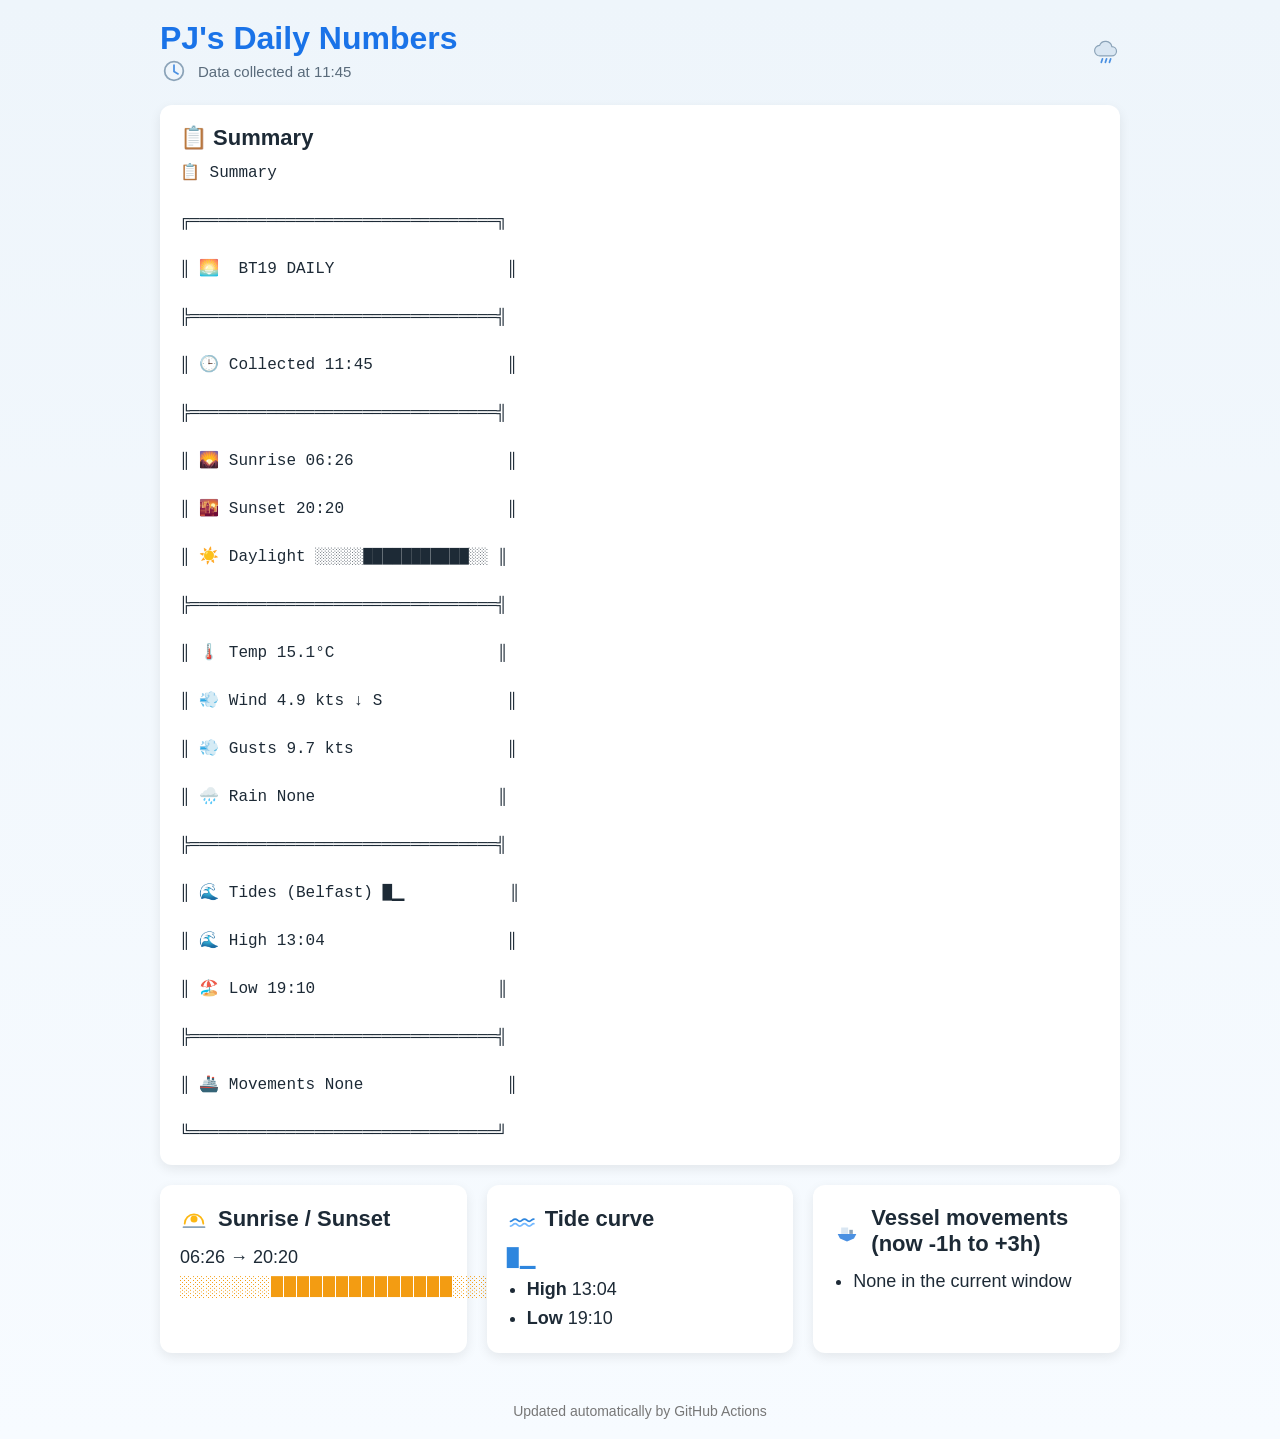
<file: docs/index.html>
<html>
    <head>
        <title>PJ's Daily Numbers</title>
        <meta charset="UTF-8">
        <meta name="viewport" content="width=device-width, initial-scale=1">
        <style>
            body {
                font-family: -apple-system, BlinkMacSystemFont, "Segoe UI", Roboto, Arial, sans-serif;
                margin: 0;
                padding: 20px;
                background: linear-gradient(180deg, #eef5fb 0%, #f7fbff 100%);
                color: #1d2a36;
            }

            .container {
                max-width: 960px;
                margin: auto;
            }

            .hero {
                display: flex;
                align-items: center;
                justify-content: space-between;
                gap: 16px;
                margin-bottom: 20px;
            }

            h1 {
                margin: 0;
                font-size: 32px;
                color: #1a73e8;
            }

            .card {
                background: white;
                padding: 20px;
                margin-bottom: 20px;
                border-radius: 12px;
                box-shadow: 0 4px 12px rgba(0,0,0,0.08);
            }

            .summary-box {
                margin: 0;
                white-space: pre-wrap;
                overflow-x: auto;
                font-family: ui-monospace, SFMono-Regular, Menlo, Consolas, "Liberation Mono", monospace;
                font-size: 16px;
                line-height: 1.5;
            }

            .meta {
                display: flex;
                align-items: center;
                gap: 10px;
                color: #5a6b7b;
                font-size: 15px;
            }

            .card-title {
                display: flex;
                align-items: center;
                gap: 10px;
                font-size: 22px;
                margin-bottom: 10px;
                font-weight: 600;
            }

            .card-body {
                font-size: 18px;
                line-height: 1.6;
            }

            .grid {
                display: grid;
                grid-template-columns: repeat(auto-fit, minmax(260px, 1fr));
                gap: 20px;
            }

            .icon {
                width: 28px;
                height: 28px;
                flex: 0 0 28px;
            }

            .icon svg {
                width: 100%;
                height: 100%;
                display: block;
            }

            .daylight-bar {
                font-family: ui-monospace, SFMono-Regular, Menlo, Consolas, "Liberation Mono", monospace;
                font-size: 20px;
                letter-spacing: 1px;
                color: #f39c12;
            }

            ul {
                margin: 0;
                padding-left: 20px;
            }

            .muted {
                color: #6b7b8c;
            }

            footer {
                text-align: center;
                margin-top: 30px;
                font-size: 14px;
                color: #777;
            }
        </style>
    </head>
    <body>
        <div class="container">
            <div class="hero">
                <div>
                    <h1>PJ's Daily Numbers</h1>
                    <div class="meta">
                        <span class="icon"><svg viewBox="0 0 48 48" aria-hidden="true"><circle cx="24" cy="24" r="16" fill="none" stroke="#8BA3B8" stroke-width="3"/><path d="M24 14v11l7 4" fill="none" stroke="#4A90E2" stroke-linecap="round" stroke-width="3"/></svg></span>
                        <span>Data collected at 11:45</span>
                    </div>
                </div>
                <div class="icon" style="width:56px;height:56px;"><svg viewBox="0 0 48 48" aria-hidden="true"><path d="M14 29h20a8 8 0 0 0 0-16 11 11 0 0 0-21-2 8 8 0 0 0 1 18Z" fill="#D9E6F2" stroke="#8BA3B8" stroke-width="2"/><g stroke="#4A90E2" stroke-linecap="round" stroke-width="3"><path d="M18 34l-2 6"/><path d="M25 34l-2 6"/><path d="M32 34l-2 6"/></g></svg></div>
            </div>

            <div class="card">
                <div class="card-title">📋 Summary</div>
                <div class="summary-box" role="region" aria-label="Daily summary">📋 Summary<br>
╔════════════════════════════════╗<br>
║ 🌅  BT19 DAILY                  ║<br>
╠════════════════════════════════╣<br>
║ 🕒 Collected 11:45              ║<br>
╠════════════════════════════════╣<br>
║ 🌄 Sunrise 06:26                ║<br>
║ 🌇 Sunset 20:20                 ║<br>
║ ☀️ Daylight ░░░░░███████████░░ ║<br>
╠════════════════════════════════╣<br>
║ 🌡️ Temp 15.1°C                 ║<br>
║ 💨 Wind 4.9 kts ↓ S             ║<br>
║ 💨 Gusts 9.7 kts                ║<br>
║ 🌧️ Rain None                   ║<br>
╠════════════════════════════════╣<br>
║ 🌊 Tides (Belfast) █▁           ║<br>
║ 🌊 High 13:04                   ║<br>
║ 🏖️ Low 19:10                   ║<br>
╠════════════════════════════════╣<br>
║ 🚢 Movements None               ║<br>
╚════════════════════════════════╝</div>
            </div>

            <div class="grid">
                <div class="card">
                    <div class="card-title"><span class="icon"><svg viewBox="0 0 48 48" aria-hidden="true"><path d="M8 32a16 16 0 0 1 32 0" fill="none" stroke="#FDB813" stroke-width="3" stroke-linecap="round"/><circle cx="24" cy="24" r="6" fill="#FDB813"/><path d="M6 38h36" stroke="#8BA3B8" stroke-width="3" stroke-linecap="round"/></svg></span><span>Sunrise / Sunset</span></div>
                    <div class="card-body">
                        <div>06:26 → 20:20</div>
                        <div class="daylight-bar">░░░░░░░██████████████░░░</div>
                    </div>
                </div>
                <div class="card">
                    <div class="card-title"><span class="icon"><svg viewBox="0 0 48 48" aria-hidden="true"><path d="M6 28c4 0 4-4 8-4s4 4 8 4 4-4 8-4 4 4 8 4 4-4 8-4" fill="none" stroke="#2E86DE" stroke-width="3" stroke-linecap="round"/><path d="M6 36c4 0 4-4 8-4s4 4 8 4 4-4 8-4 4 4 8 4 4-4 8-4" fill="none" stroke="#74B9FF" stroke-width="3" stroke-linecap="round"/></svg></span><span>Tide curve</span></div>
                    <div class="card-body">
                        <div class="daylight-bar" style="color:#2e86de;">█▁</div>
                        <ul><li><strong>High</strong> 13:04</li><li><strong>Low</strong> 19:10</li></ul>
                    </div>
                </div>
                <div class="card">
                    <div class="card-title"><span class="icon"><svg viewBox="0 0 48 48" aria-hidden="true"><path d="M8 29h32l-4 8-12 5-12-5-4-8Z" fill="#4A90E2"/><path d="M14 18h12v11H14Z" fill="#D9E6F2"/><path d="M28 22h6v7h-6Z" fill="#8BA3B8"/></svg></span><span>Vessel movements (now -1h to +3h)</span></div>
                    <div class="card-body">
                        <ul><li>None in the current window</li></ul>
                    </div>
                </div>
            </div>

            <footer>Updated automatically by GitHub Actions</footer>
        </div>
    </body>
    </html>
</file>
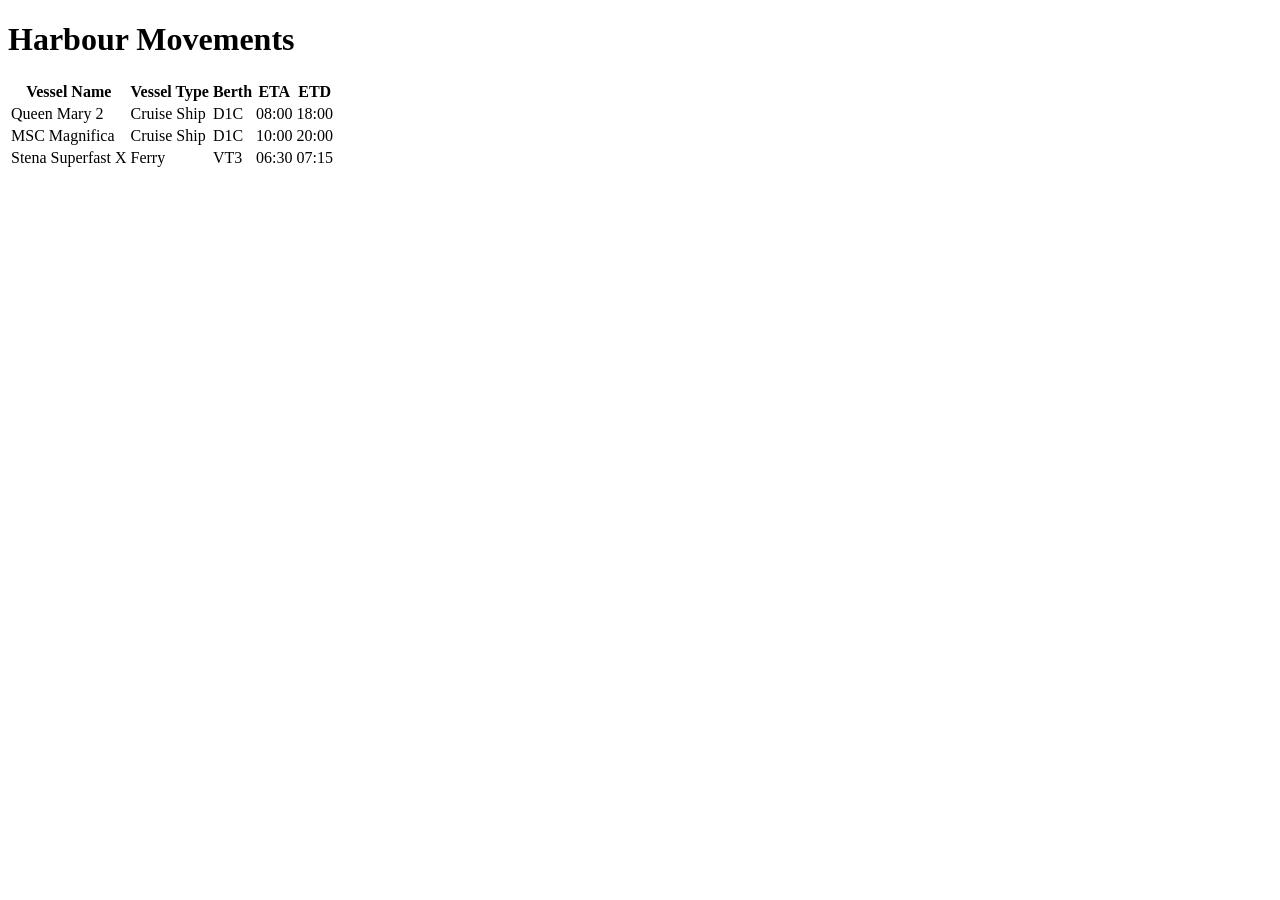
<file: tests/fixtures/harbour.html>
<!DOCTYPE html>
<html lang="en">
<head><title>Belfast Harbour Movements</title></head>
<body>
<h1>Harbour Movements</h1>
<table>
  <thead>
    <tr>
      <th>Vessel Name</th>
      <th>Vessel Type</th>
      <th>Berth</th>
      <th>ETA</th>
      <th>ETD</th>
    </tr>
  </thead>
  <tbody>
    <tr>
      <td>Queen Mary 2</td>
      <td>Cruise Ship</td>
      <td>D1C</td>
      <td>08:00</td>
      <td>18:00</td>
    </tr>
    <tr>
      <td>MSC Magnifica</td>
      <td>Cruise Ship</td>
      <td>D1C</td>
      <td>10:00</td>
      <td>20:00</td>
    </tr>
    <tr>
      <td>Stena Superfast X</td>
      <td>Ferry</td>
      <td>VT3</td>
      <td>06:30</td>
      <td>07:15</td>
    </tr>
  </tbody>
</table>
</body>
</html>
</file>
